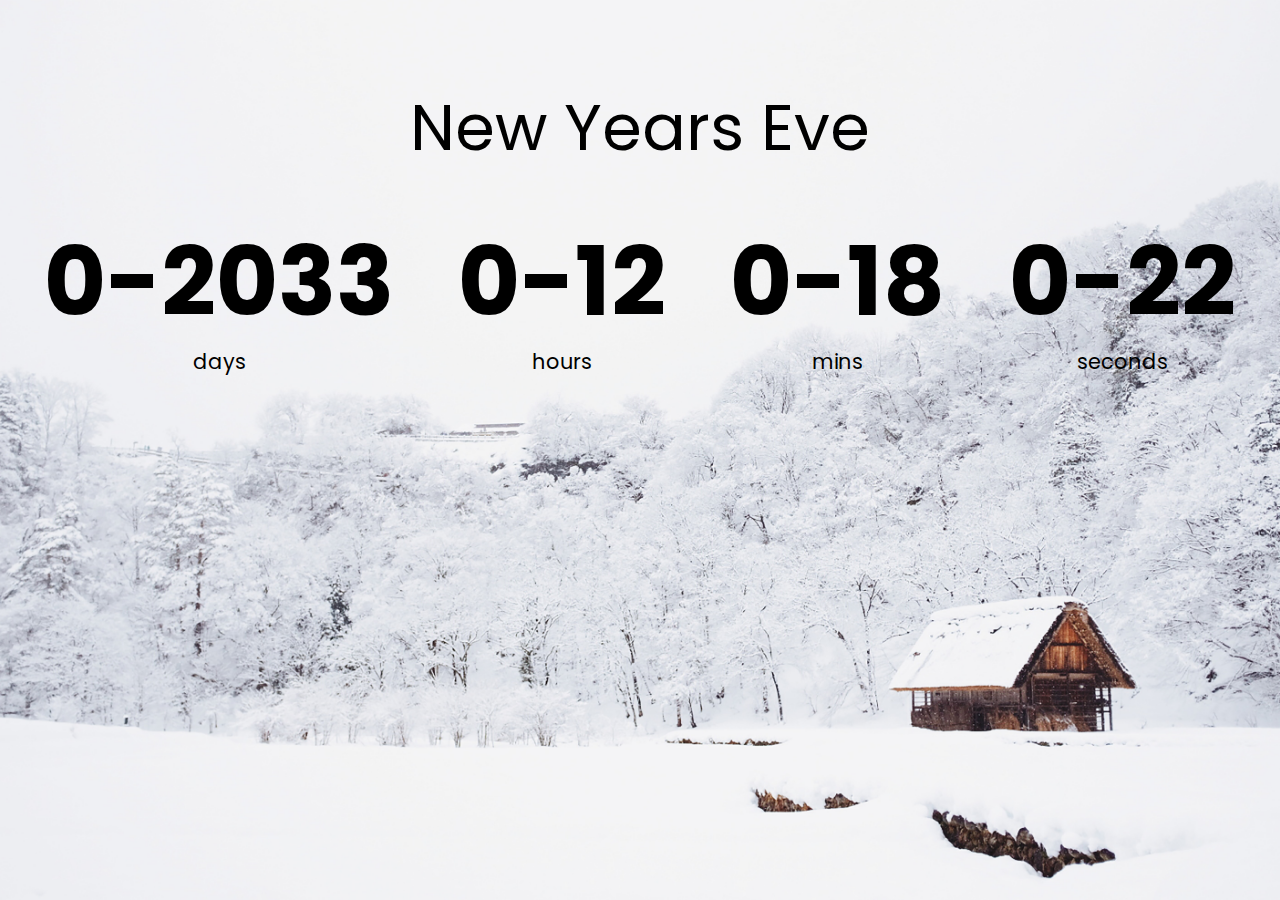
<file: countdown-timer/index.html>
<!DOCTYPE html>
<html lang="ko">
<head>
	<meta charset="UTF-8">
	<meta name="viewport" content="width=device-width, initial-scale=1.0">
	<title>Countdown Timer</title>
	<link rel="stylesheet" href="style.css">
	<script src="script.js" defer></script>
</head>
<body>
	<h1>New Years Eve</h1>

	<div class="countdown-container">
		<div class="countdown-el days-c">
			<p class="big-text" id="days">0</p>
			<span>days</span>
		</div>
		<div class="countdown-el hours-c">
			<p class="big-text" id="hours">0</p>
			<span>hours</span>
		</div>
		<div class="countdown-el mins-c">
			<p class="big-text" id="mins">0</p>
			<span>mins</span>
		</div>
		<div class="countdown-el seconds-c">
			<p class="big-text" id="seconds">0</p>
			<span>seconds</span>
		</div>
	</div>
</body>
</html>
</file>
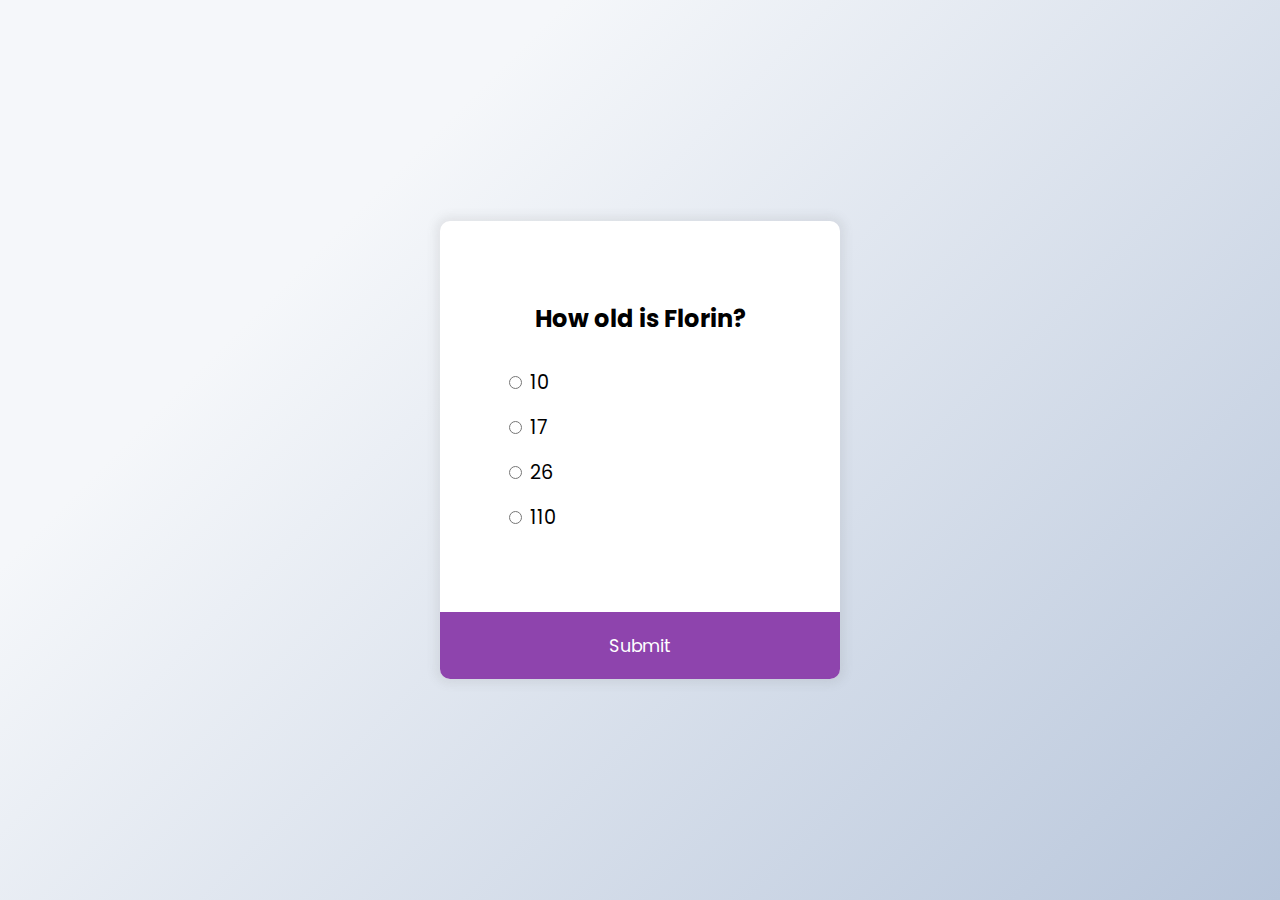
<file: quiz-app/index.html>
<!DOCTYPE html>
<html lang="ko">
<head>
  <meta charset="UTF-8">
  <meta name="viewport" content="width=device-width, initial-scale=1.0">
  <title>Quiz App</title>
  <link rel="stylesheet" href="style.css">
  <script src="script.js" defer></script>
</head>
<body>
  <div class="quiz-container" id="quiz">
    <div class="quiz-header">
      <h2 id="question">Question text</h2>
      <ul>
        <li>
          <input 
          type="radio" 
          id="a" 
          name="answer" 
          class="answer" 
          />
          <label id="a_text" for="a">Question</label>
        </li>
        <li>
          <input 
          type="radio" 
          id="b" 
          name="answer" 
          class="answer" 
          />
          <label id="b_text" for="b">Question</label>
        </li>
        <li>
          <input 
          type="radio" 
          id="c" 
          name="answer" 
          class="answer" 
          />
          <label id="c_text" for="c">Question</label>
        </li>
        <li>
          <input 
          type="radio" 
          id="d" 
          name="answer" 
          class="answer" 
          />
          <label id="d_text" for="d">Question</label>
        </li>
      </ul>
    </div>
    <button id="submit">Submit</button>
  </div>
</body>
</html>
</file>
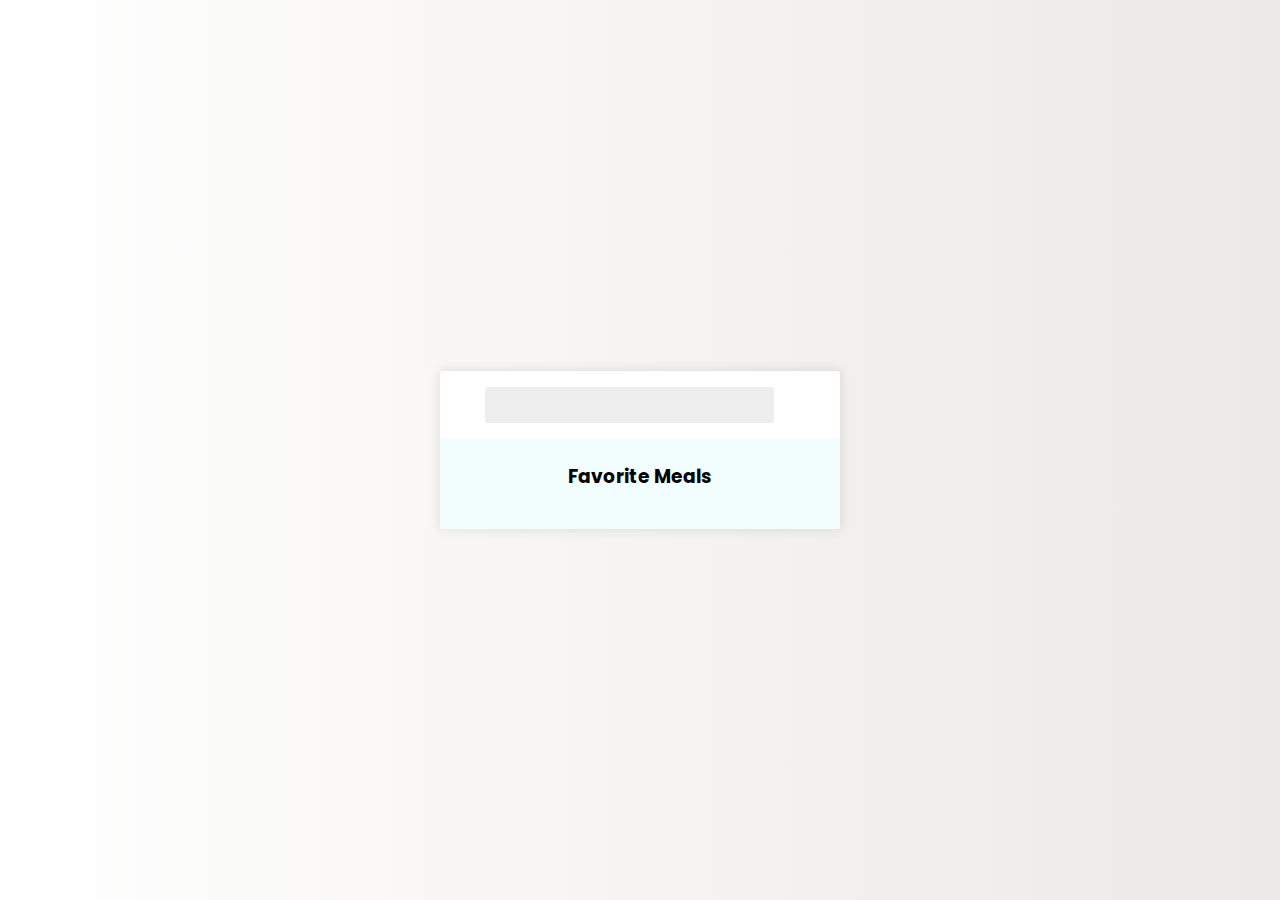
<file: recipe-app/index.html>
<!DOCTYPE html>
<html lang="ko">
    <head>
        <meta charset="UTF-8" />
        <meta name="viewport" content="width=device-width, initial-scale=1.0" />
        <title>Recipes App</title>
        <link
            rel="stylesheet"
            href="https://cdnjs.cloudflare.com/ajax/libs/font-awesome/5.15.1/css/all.min.css"
            integrity="sha512-+4zCK9k+qNFUR5X+cKL9EIR+ZOhtIloNl9GIKS57V1MyNsYpYcUrUeQc9vNfzsWfV28IaLL3i96P9sdNyeRssA=="
            crossorigin="anonymous"
        />
        <link rel="stylesheet" href="style.css" />
        <script src="script.js" defer="defer"></script>
    </head>

    <body>
        <div class="mobile-container">
            <header>
                <input type="text" id="search-term" />
                <button id="search"><i class="fas fa-search"></i></button>
            </header>
            <div class="fav-container">
                <h3>Favorite Meals</h3>
                <ul class="fav-meals" id="fav-meals"></ul>
            </div>
            <div class="meals" id="meals"></div>
        </div>
        <div class="popup-container hidden" id="meal-popup">
            <div class="popup">
                <button id="close-popup" class="close-popup">
                    <i class="fas fa-times"></i>
                </button>
                <div class="meal-info" id="meal-info"></div>
            </div>
        </div>
    </body>
</html>
</file>
<file: countdown-timer/style.css>
@import url("https://fonts.googleapis.com/css2?family=Poppins:wght@200;400;600&display=swap");

* {
  box-sizing: border-box;
}

body {
  background-image: url("./snow.jpg");
  font-family: "Poppins", sans-serif;
  background-size: cover;
  background-position: center center;
  display: flex;
  align-items: center;
  flex-direction: column;
  min-height: 100vh;
  margin: 0;
}
h1 {
  font-weight: normal;
  font-size: 4rem;
  margin-top: 5rem;
}
.countdown-container {
  display: flex;
  flex-wrap: wrap;
  justify-content: center;
}
.big-text {
  font-weight: bold;
  font-size: 6rem;
  line-height: 1;
  margin: 1rem 2rem;
}
.countdown-el {
  text-align: center;
}
.countdown-el span {
  font-size: 1.3rem;
}
</file>
<file: quiz-app/style.css>
@import url("https://fonts.googleapis.com/css2?family=Poppins:wght@200;400;600&display=swap");

* {
  box-sizing: border-box;
}

body {
  background-color: #b8c6db;
  background-image: linear-gradient(315deg, #b8c6db 0%, #f5f7fa 74%);
  display: flex;
  align-items: center;
  justify-content: center;
  font-family: "Poppins", sans-serif;
  margin: 0;
  min-height: 100vh;
}

.quiz-container {
  background-color: #fff;
  border-radius: 10px;
  box-shadow: 0 0 10px 5px rgba(100, 100, 100, 0.1);
  overflow: hidden;
  width: 400px;
  max-width: 100%;
}

.quiz-header {
  padding: 4rem;
}

h2 {
  padding: 1rem;
  margin: 0;
  text-align: center;
}

ul {
  list-style-type: none;
  padding: 0;
}

ul li {
  cursor: pointer;
  font-size: 1.2rem;
  margin: 1rem 0;
}

ul li label {
  cursor: pointer;
}

button {
  background-color: #8e44ad;
  border: none;
  color: white;
  display: block;
  cursor: pointer;
  font-family: inherit;
  font-size: 1.1rem;
  width: 100%;
  padding: 1.3rem;
}

button:hover {
  background-color: #732d91;
}

button:focus {
  background-color: #5e3370;
  outline: none;
}
</file>
<file: recipe-app/style.css>
@import url("https://fonts.googleapis.com/css2?family=Poppins:wght@200;400;600&display=swap");

* {
    box-sizing: border-box;
}

body {
    background: #ece9e6; /* fallback for old browsers */
    background: -webkit-linear-gradient(
        to right,
        #ffffff,
        #ece9e6
    ); /* Chrome 10-25, Safari 5.1-6 */
    background: linear-gradient(
        to right,
        #ffffff,
        #ece9e6
    ); /* W3C, IE 10+/ Edge, Firefox 16+, Chrome 26+, Opera 12+, Safari 7+ */
    display: flex;
    align-items: center;
    justify-content: center;
    font-family: "Poppins", sans-serif;
    margin: 0;
    min-height: 100vh;
}

img {
    max-width: 100%;
}

.mobile-container {
    background-color: #fff;
    box-shadow: 0 0 10px 2px #3333331a;
    border-radius: 3px;
    overflow: hidden;
    width: 400px;
}

header {
    display: flex;
    align-items: center;
    justify-content: center;
    padding: 1rem;
}

header input {
    background-color: #eee;
    border: none;
    border-radius: 3px;
    font-family: inherit;
    padding: 0.5rem 1rem;
}

header button {
    background-color: transparent;
    border: none;
    color: rgb(138, 129, 141);
    /* color: red; */
    font-size: 1.5rem;
    margin-left: 10px;
}

.fav-container {
    background: rgb(243, 255, 255);
    padding: 0.25rem 1rem;
    text-align: center;
}

.fav-meals {
    display: flex;
    flex-wrap: wrap;
    justify-content: center;
    overflow: auto;
    list-style-type: none;
    padding: 0;
}

.fav-meals li {
    cursor: pointer;
    position: relative;
    margin: 5px;
    width: 75px;
}

.fav-meals li .clear {
    background-color: transparent;
    border: none;
    cursor: pointer;
    opacity: 0;
    position: absolute;
    top: -0.5rem;
    right: -0.5rem;
    font-size: 1.2rem;
}

.fav-meals li:hover .clear {
    opacity: 1;
}

.fav-meals li img {
    border: 2px solid #ffffff;
    border-radius: 50%;
    box-shadow: 0 0 10px 2px #3333331a;
    object-fit: cover;
    height: 70px;
    width: 70px;
}

.fav-meals li span {
    display: inline-block;
    font-size: 0.9rem;
    white-space: nowrap;
    overflow: hidden;
    text-overflow: ellipsis;
    width: 75px;
}

.meal {
    border-radius: 3px;
    box-shadow: 0 0 10px 2px #3333331a;
    /* cursor: pointer; */
    margin: 1.5rem;
    overflow: hidden;
}

.meal-header {
    position: relative;
}

.meal-header .random {
    position: absolute;
    top: 1rem;
    background-color: #fff;
    padding: 0.25rem 0.5rem;
    border-top-right-radius: 3px;
    border-bottom-right-radius: 3px;
}

.meal-header img {
    object-fit: cover;
    height: 250px;
    width: 100%;
}

.meal-body {
    display: flex;
    align-items: center;
    justify-content: space-between;
    padding: 1rem;
}

.meal-body h4 {
    margin: 0;
}

.meal-body .fav-btn {
    border: none;
    background-color: transparent;
    color: gray;
    cursor: pointer;
    font-size: 1.2rem;
}

.meal-body .fav-btn.active {
    /* color: rebeccapurple; */
    color: red;
}

.popup-container {
    background-color: rgba(0, 0, 0, 0.5);
    display: flex;
    align-items: center;
    justify-content: center;
    position: fixed;
    left: 0;
    right: 0;
    top: 0;
    bottom: 0;
}

.popup-container.hidden {
    opacity: 0;
    pointer-events: none;
}

.popup {
    background-color: #fff;
    border-radius: 5px;
    padding: 0 2rem;
    position: relative;
    overflow: auto;
    margin: 2rem;
    max-height: 100vh;
    max-width: 600px;
    width: 100%;
}

.popup .close-popup {
    background-color: transparent;
    border: none;
    cursor: pointer;
    font-size: 1.5rem;
    position: absolute;
    top: 1rem;
    right: 1rem;
}

.meal-info h1 {
    text-align: center;
}
</file>
